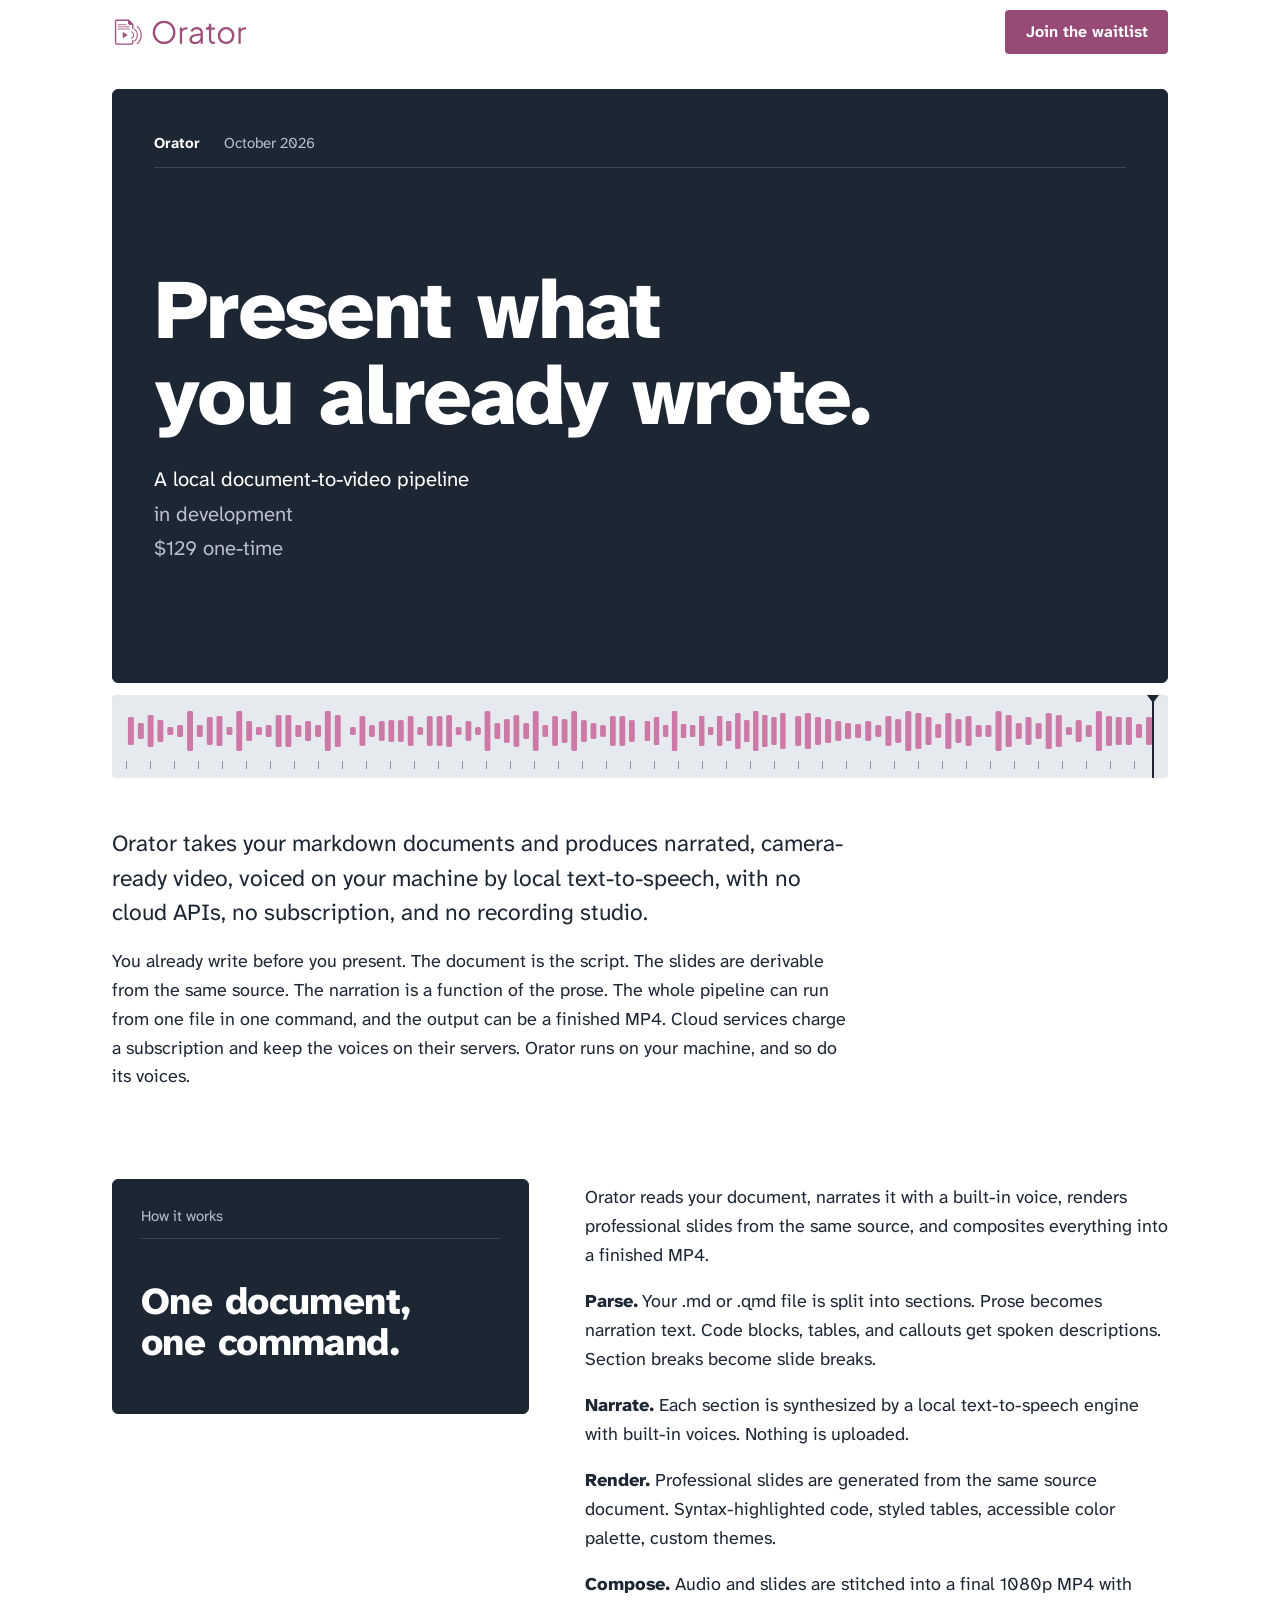
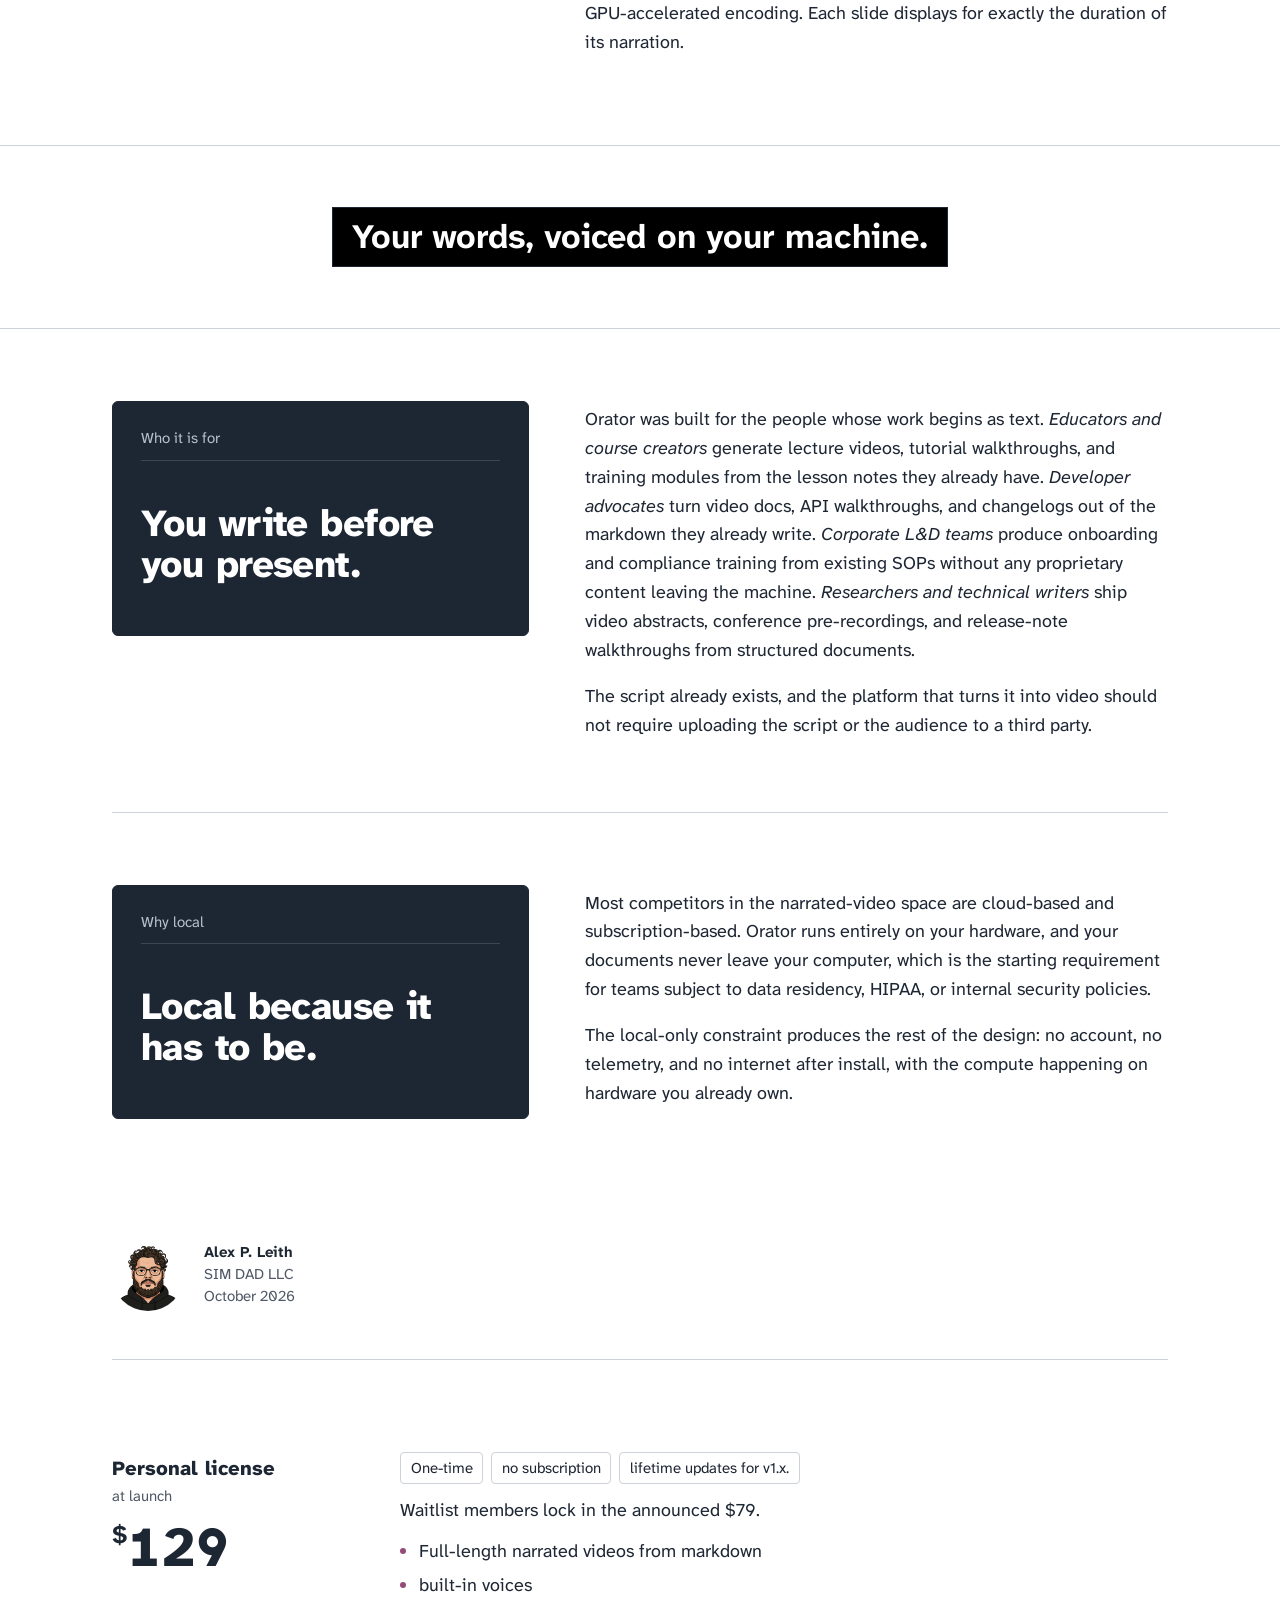
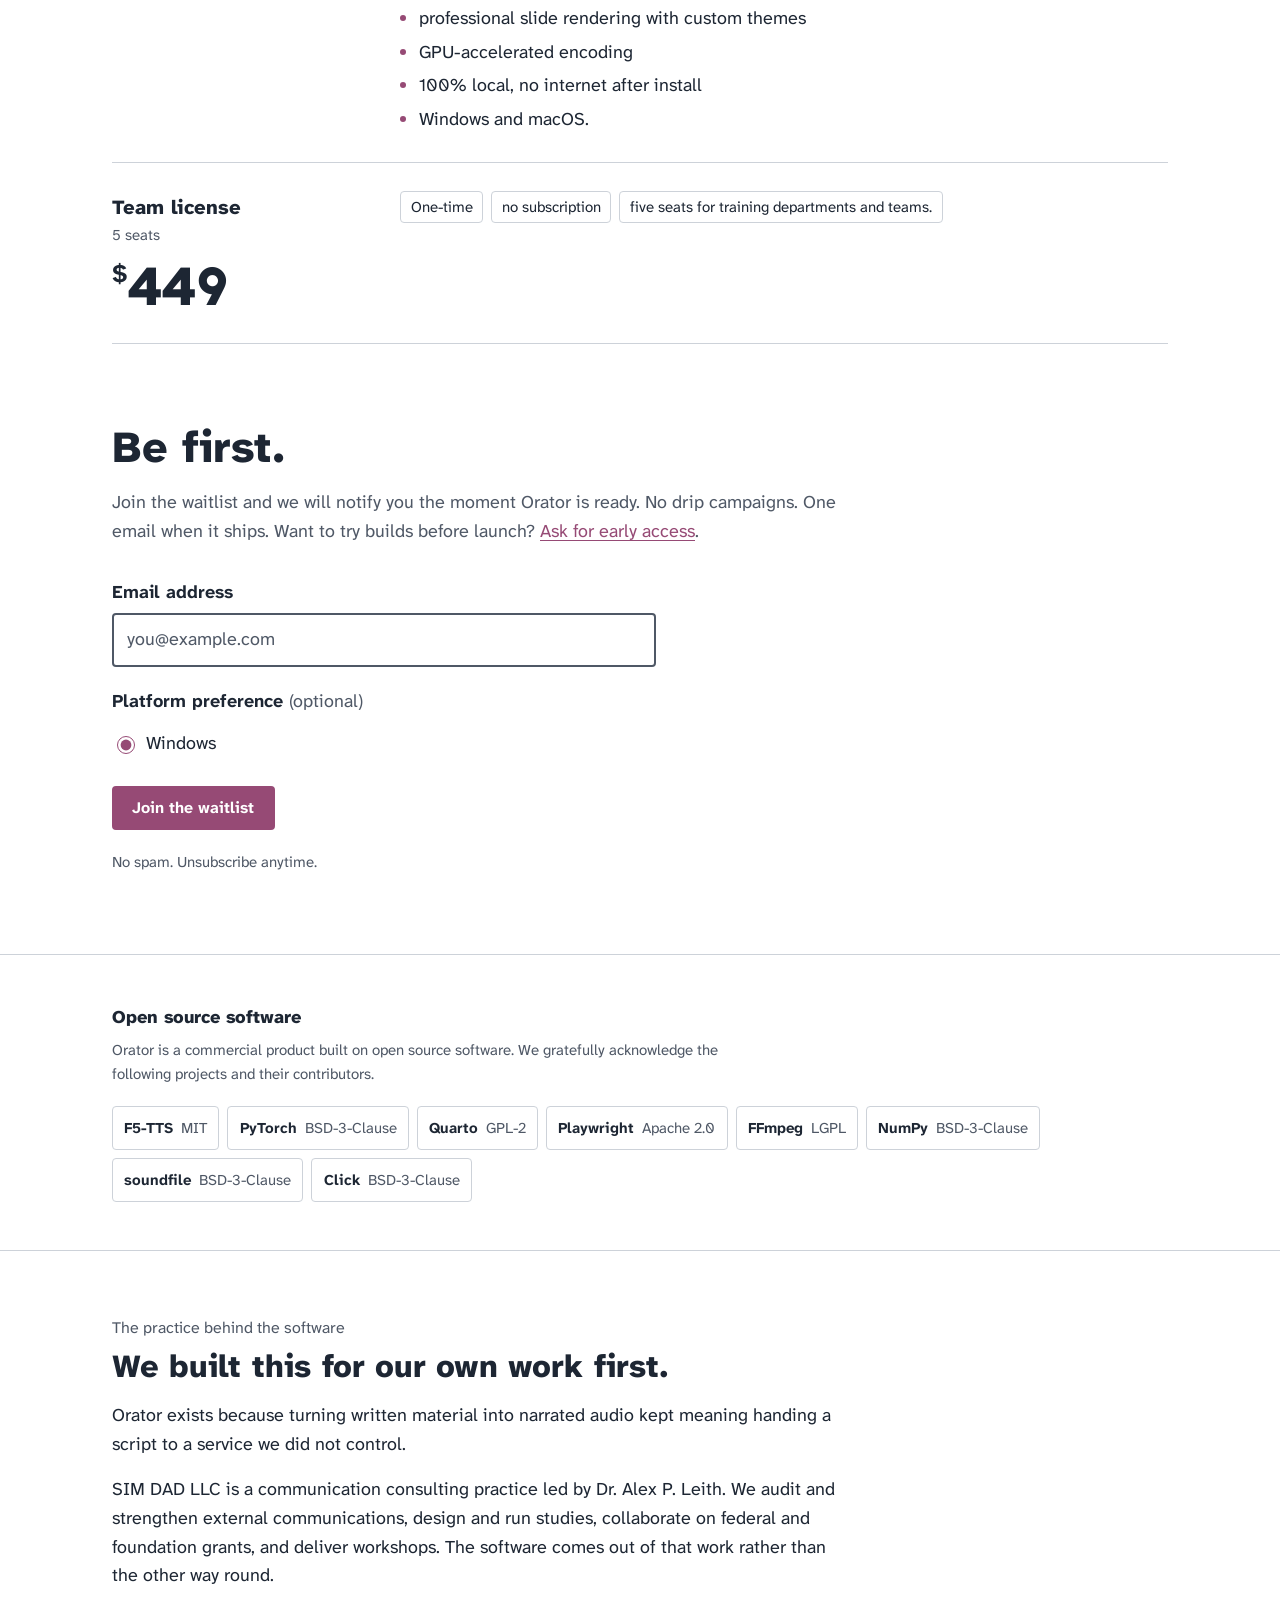
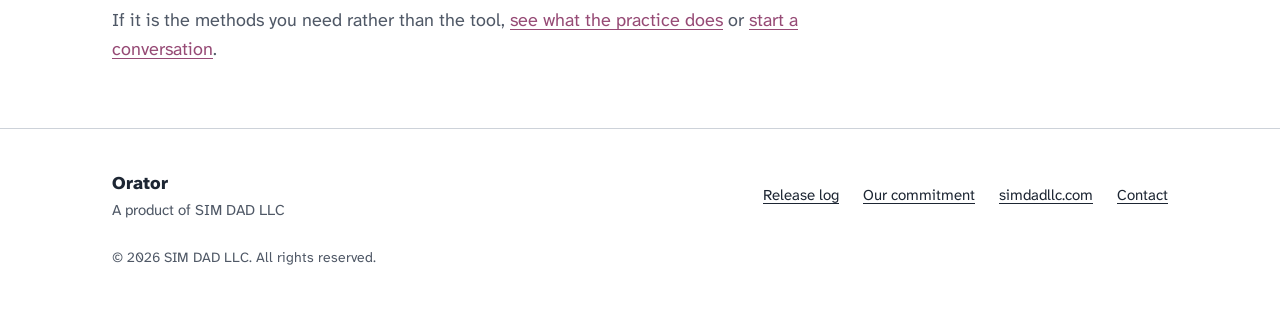
<file: index.html>
<!DOCTYPE html>
<html lang="en">
<head>
  <meta charset="UTF-8">
  <meta name="viewport" content="width=device-width, initial-scale=1.0">
  <title>Orator: Present what you already wrote.</title>
  <link rel="icon" type="image/svg+xml" href="img/favicon.svg">
  <meta name="description" content="Orator turns markdown documents into narrated, camera-ready videos with local text-to-speech. No cloud. No subscription. Your words, your machine.">
  <meta property="og:title" content="Orator: Present what you already wrote.">
  <meta property="og:description" content="Turn your markdown into narrated video. Local text-to-speech. No cloud, no subscription.">
  <meta property="og:type" content="website">
  <meta property="og:image" content="https://useorator.app/img/social-share.png">
  <meta property="og:url" content="https://useorator.app">
  <meta name="twitter:card" content="summary_large_image">
  <meta name="twitter:title" content="Orator. Present what you already wrote.">
  <meta name="twitter:description" content="Turn your markdown into narrated video. Local text-to-speech. No cloud, no subscription.">
  <meta name="twitter:image" content="https://useorator.app/img/social-share.png">
  <link rel="canonical" href="https://useorator.app/">
  <meta name="author" content="SIM DAD LLC">
  <meta name="theme-color" content="#FFFFFF" media="(prefers-color-scheme: light)">
  <meta name="theme-color" content="#0F1319" media="(prefers-color-scheme: dark)">
  <script type="application/ld+json">
  {
    "@context": "https://schema.org",
    "@type": "SoftwareApplication",
    "name": "Orator",
    "description": "Local document-to-video pipeline: turns markdown documents into narrated, camera-ready videos with on-device text-to-speech. No cloud. No subscription.",
    "url": "https://useorator.app",
    "applicationCategory": "MultimediaApplication",
    "operatingSystem": "Windows, macOS",
    "image": "https://useorator.app/img/social-share.png",
    "publisher": {
      "@type": "Organization",
      "name": "SIM DAD LLC",
      "url": "https://simdadllc.com"
    }
  }
  </script>
  <link rel="stylesheet" href="/css/site.css">
</head>

<body>
  <a class="skip" href="#main">Skip to main content</a>

  <!-- NAV -->
  <nav class="nav" id="nav">
    <div class="nav-inner">
      <a href="#" class="nav-brand">
        <picture>
          <source srcset="img/wordmark-F4F4F5.svg" media="(prefers-color-scheme: dark)">
          <img src="img/wordmark-92400E.svg" alt="Orator" class="nav-wordmark" width="137" height="32">
        </picture>
      </a>
      <a href="#waitlist" class="btn">Join the waitlist</a>
    </div>
  </nav>

  <main id="main" tabindex="-1">
  <!-- OPENING: the first slide on the classroom screen, with its narration track -->
  <header class="opening wrap">
    <div class="slide">
      <div class="slide-head"><span>Orator</span> <span>October 2026</span></div>
      <div class="slide-body">
        <h1>Present what<br>you already wrote.</h1>
        <div class="slide-sub"><span>A local document-to-video pipeline</span> <span>in development</span> <span>$129 one-time</span></div>
      </div>
    </div>
    <div class="track" aria-hidden="true">
      <div class="track-clips">
          <div class="track-clip" style="--w:3"><svg viewBox="0 0 100 44" preserveAspectRatio="none" fill="currentColor" focusable="false"><rect x="0.9" y="8" width="2.73" height="28" rx="1"/><rect x="5.5" y="14" width="2.73" height="16" rx="1"/><rect x="10.0" y="6" width="2.73" height="32" rx="1"/><rect x="14.5" y="11" width="2.73" height="22" rx="1"/><rect x="19.1" y="18" width="2.73" height="8" rx="1"/><rect x="23.6" y="16" width="2.73" height="12" rx="1"/><rect x="28.2" y="2" width="2.73" height="40" rx="1"/><rect x="32.7" y="16" width="2.73" height="12" rx="1"/><rect x="37.3" y="8" width="2.73" height="28" rx="1"/><rect x="41.8" y="7" width="2.73" height="30" rx="1"/><rect x="46.4" y="18" width="2.73" height="8" rx="1"/><rect x="50.9" y="2" width="2.73" height="40" rx="1"/><rect x="55.5" y="12" width="2.73" height="20" rx="1"/><rect x="60.0" y="18" width="2.73" height="8" rx="1"/><rect x="64.5" y="16" width="2.73" height="12" rx="1"/><rect x="69.1" y="6" width="2.73" height="32" rx="1"/><rect x="73.6" y="6" width="2.73" height="32" rx="1"/><rect x="78.2" y="16" width="2.73" height="12" rx="1"/><rect x="82.7" y="12" width="2.73" height="20" rx="1"/><rect x="87.3" y="16" width="2.73" height="12" rx="1"/><rect x="91.8" y="2" width="2.73" height="40" rx="1"/><rect x="96.4" y="6" width="2.73" height="32" rx="1"/></svg></div>
          <div class="track-clip" style="--w:4"><svg viewBox="0 0 100 44" preserveAspectRatio="none" fill="currentColor" focusable="false"><rect x="0.7" y="18" width="2.00" height="8" rx="1"/><rect x="4.0" y="7" width="2.00" height="30" rx="1"/><rect x="7.3" y="16" width="2.00" height="12" rx="1"/><rect x="10.7" y="12" width="2.00" height="20" rx="1"/><rect x="14.0" y="11" width="2.00" height="22" rx="1"/><rect x="17.3" y="11" width="2.00" height="22" rx="1"/><rect x="20.7" y="7" width="2.00" height="30" rx="1"/><rect x="24.0" y="18" width="2.00" height="8" rx="1"/><rect x="27.3" y="7" width="2.00" height="30" rx="1"/><rect x="30.7" y="7" width="2.00" height="30" rx="1"/><rect x="34.0" y="6" width="2.00" height="32" rx="1"/><rect x="37.3" y="18" width="2.00" height="8" rx="1"/><rect x="40.7" y="12" width="2.00" height="20" rx="1"/><rect x="44.0" y="18" width="2.00" height="8" rx="1"/><rect x="47.3" y="2" width="2.00" height="40" rx="1"/><rect x="50.7" y="14" width="2.00" height="16" rx="1"/><rect x="54.0" y="10" width="2.00" height="24" rx="1"/><rect x="57.3" y="6" width="2.00" height="32" rx="1"/><rect x="60.7" y="14" width="2.00" height="16" rx="1"/><rect x="64.0" y="2" width="2.00" height="40" rx="1"/><rect x="67.3" y="16" width="2.00" height="12" rx="1"/><rect x="70.7" y="7" width="2.00" height="30" rx="1"/><rect x="74.0" y="10" width="2.00" height="24" rx="1"/><rect x="77.3" y="2" width="2.00" height="40" rx="1"/><rect x="80.7" y="11" width="2.00" height="22" rx="1"/><rect x="84.0" y="14" width="2.00" height="16" rx="1"/><rect x="87.3" y="16" width="2.00" height="12" rx="1"/><rect x="90.7" y="7" width="2.00" height="30" rx="1"/><rect x="94.0" y="7" width="2.00" height="30" rx="1"/><rect x="97.3" y="11" width="2.00" height="22" rx="1"/></svg></div>
          <div class="track-clip" style="--w:2"><svg viewBox="0 0 100 44" preserveAspectRatio="none" fill="currentColor" focusable="false"><rect x="1.2" y="12" width="3.75" height="20" rx="1"/><rect x="7.5" y="8" width="3.75" height="28" rx="1"/><rect x="13.8" y="16" width="3.75" height="12" rx="1"/><rect x="20.0" y="2" width="3.75" height="40" rx="1"/><rect x="26.2" y="15" width="3.75" height="14" rx="1"/><rect x="32.5" y="16" width="3.75" height="12" rx="1"/><rect x="38.8" y="7" width="3.75" height="30" rx="1"/><rect x="45.0" y="18" width="3.75" height="8" rx="1"/><rect x="51.2" y="7" width="3.75" height="30" rx="1"/><rect x="57.5" y="12" width="3.75" height="20" rx="1"/><rect x="63.8" y="4" width="3.75" height="36" rx="1"/><rect x="70.0" y="11" width="3.75" height="22" rx="1"/><rect x="76.2" y="2" width="3.75" height="40" rx="1"/><rect x="82.5" y="6" width="3.75" height="32" rx="1"/><rect x="88.8" y="8" width="3.75" height="28" rx="1"/><rect x="95.0" y="4" width="3.75" height="36" rx="1"/></svg></div>
          <div class="track-clip" style="--w:5"><svg viewBox="0 0 100 44" preserveAspectRatio="none" fill="currentColor" focusable="false"><rect x="0.6" y="7" width="1.67" height="30" rx="1"/><rect x="3.3" y="4" width="1.67" height="36" rx="1"/><rect x="6.1" y="8" width="1.67" height="28" rx="1"/><rect x="8.9" y="10" width="1.67" height="24" rx="1"/><rect x="11.7" y="12" width="1.67" height="20" rx="1"/><rect x="14.4" y="14" width="1.67" height="16" rx="1"/><rect x="17.2" y="15" width="1.67" height="14" rx="1"/><rect x="20.0" y="12" width="1.67" height="20" rx="1"/><rect x="22.8" y="16" width="1.67" height="12" rx="1"/><rect x="25.6" y="7" width="1.67" height="30" rx="1"/><rect x="28.3" y="10" width="1.67" height="24" rx="1"/><rect x="31.1" y="2" width="1.67" height="40" rx="1"/><rect x="33.9" y="4" width="1.67" height="36" rx="1"/><rect x="36.7" y="8" width="1.67" height="28" rx="1"/><rect x="39.4" y="15" width="1.67" height="14" rx="1"/><rect x="42.2" y="4" width="1.67" height="36" rx="1"/><rect x="45.0" y="10" width="1.67" height="24" rx="1"/><rect x="47.8" y="7" width="1.67" height="30" rx="1"/><rect x="50.6" y="16" width="1.67" height="12" rx="1"/><rect x="53.3" y="16" width="1.67" height="12" rx="1"/><rect x="56.1" y="2" width="1.67" height="40" rx="1"/><rect x="58.9" y="6" width="1.67" height="32" rx="1"/><rect x="61.7" y="14" width="1.67" height="16" rx="1"/><rect x="64.4" y="8" width="1.67" height="28" rx="1"/><rect x="67.2" y="14" width="1.67" height="16" rx="1"/><rect x="70.0" y="4" width="1.67" height="36" rx="1"/><rect x="72.8" y="6" width="1.67" height="32" rx="1"/><rect x="75.6" y="18" width="1.67" height="8" rx="1"/><rect x="78.3" y="11" width="1.67" height="22" rx="1"/><rect x="81.1" y="16" width="1.67" height="12" rx="1"/><rect x="83.9" y="2" width="1.67" height="40" rx="1"/><rect x="86.7" y="7" width="1.67" height="30" rx="1"/><rect x="89.4" y="8" width="1.67" height="28" rx="1"/><rect x="92.2" y="8" width="1.67" height="28" rx="1"/><rect x="95.0" y="15" width="1.67" height="14" rx="1"/><rect x="97.8" y="8" width="1.67" height="28" rx="1"/></svg></div>
      </div>
      <div class="track-ruler"></div>
      <div class="playhead"></div>
    </div>
  </header>


  <!-- LEDE: the script for the opening slide -->
  <div class="wrap">
    <article class="script lede-block">
      <p class="lede">Orator takes your markdown documents and produces narrated, camera-ready video, voiced on your machine by local text-to-speech, with no cloud APIs, no subscription, and no recording studio.</p>

      <p>You already write before you present. The document is the script. The slides are derivable from the same source. The narration is a function of the prose. The whole pipeline can run from one file in one command, and the output can be a finished MP4. Cloud services charge a subscription and keep the voices on their servers. Orator runs on your machine, and so do its voices.</p>
    </article>


    <!-- how it works -->
    <section class="part" id="how" aria-labelledby="act1">
      <div class="slide">
        <span class="slide-no">How it works</span>
        <h2 id="act1">One document,<br>one command.</h2>
      </div>
      <article class="script">
        <p>Orator reads your document, narrates it with a built-in voice, renders professional slides from the same source, and composites everything into a finished MP4.</p>

        <p><strong>Parse.</strong> Your .md or .qmd file is split into sections. Prose becomes narration text. Code blocks, tables, and callouts get spoken descriptions. Section breaks become slide breaks.</p>

        <p><strong>Narrate.</strong> Each section is synthesized by a local text-to-speech engine with built-in voices. Nothing is uploaded.</p>

        <p><strong>Render.</strong> Professional slides are generated from the same source document. Syntax-highlighted code, styled tables, accessible color palette, custom themes.</p>

        <p><strong>Compose.</strong> Audio and slides are stitched into a final 1080p MP4 with GPU-accelerated encoding. Each slide displays for exactly the duration of its narration.</p>
      </article>
    </section>
  </div>


  <!-- PULL QUOTE, set as a caption -->
  <div class="caption">
    <div class="wrap"><blockquote>Your words, voiced on your machine.</blockquote></div>
  </div>


  <div class="wrap">
    <!-- who it is for -->
    <section class="part" aria-labelledby="act2">
      <div class="slide">
        <span class="slide-no">Who it is for</span>
        <h2 id="act2">You write before you present.</h2>
      </div>
      <article class="script">
        <p>Orator was built for the people whose work begins as text. <em>Educators and course creators</em> generate lecture videos, tutorial walkthroughs, and training modules from the lesson notes they already have. <em>Developer advocates</em> turn video docs, API walkthroughs, and changelogs out of the markdown they already write. <em>Corporate L&amp;D teams</em> produce onboarding and compliance training from existing SOPs without any proprietary content leaving the machine. <em>Researchers and technical writers</em> ship video abstracts, conference pre-recordings, and release-note walkthroughs from structured documents.</p>

        <p>The script already exists, and the platform that turns it into video should not require uploading the script or the audience to a third party.</p>
      </article>
    </section>


    <!-- why local -->
    <section class="part" aria-labelledby="act3">
      <div class="slide">
        <span class="slide-no">Why local</span>
        <h2 id="act3">Local because it has to be.</h2>
      </div>
      <article class="script">
        <p>Most competitors in the narrated-video space are cloud-based and subscription-based. Orator runs entirely on your hardware, and your documents never leave your computer, which is the starting requirement for teams subject to data residency, HIPAA, or internal security policies.</p>

        <p>The local-only constraint produces the rest of the design: no account, no telemetry, and no internet after install, with the compute happening on hardware you already own.</p>
      </article>
    </section>


    <!-- END CARD -->
    <div class="endcard">
      <img src="img/headshot.png" alt="Alex P. Leith" loading="lazy" decoding="async" width="96" height="96">
      <div class="endcard-lines"><span>Alex P. Leith</span> <span>SIM DAD LLC</span> <span>October 2026</span></div>
    </div>


    <!-- PRICING -->
    <section class="pricing" id="pricing">
      <div class="price-row">
        <div>
          <div class="price-label"><span>Personal license</span> <span>at launch</span></div>
          <div class="price"><sup>$</sup>129</div>
        </div>
        <div class="price-detail">
          <ul class="terms"><li>One-time</li> <li>no subscription</li> <li>lifetime updates for v1.x.</li></ul>
          <p>Waitlist members lock in the announced $79.</p>
          <ul class="features"><li>Full-length narrated videos from markdown</li> <li>built-in voices</li> <li>professional slide rendering with custom themes</li> <li>GPU-accelerated encoding</li> <li>100% local, no internet after install</li> <li>Windows and macOS.</li></ul>
        </div>
      </div>
      <div class="price-row">
        <div>
          <div class="price-label"><span>Team license</span> <span>5 seats</span></div>
          <div class="price"><sup>$</sup>449</div>
        </div>
        <div class="price-detail">
          <ul class="terms"><li>One-time</li> <li>no subscription</li> <li>five seats for training departments and teams.</li></ul>
        </div>
      </div>
    </section>


    <!-- WAITLIST -->
    <section class="waitlist" id="waitlist" aria-labelledby="wl-h">
      <h2 id="wl-h">Be first.</h2>
      <p class="waitlist-intro">Join the waitlist and we will notify you the moment Orator is ready. No drip campaigns. One email when it ships. Want to try builds before launch? <a href="/beta/">Ask for early access</a>.</p>

      <div class="wl-success" id="wl-success" role="status">
        <h3>You&rsquo;re on the list.</h3>
        <p>We&rsquo;ll be in touch when Orator launches.</p>
      </div>

      <form class="wl-form" id="wl-form" novalidate>
        <div class="wl-field">
          <label for="wl-email">Email address</label>
          <input type="email" id="wl-email" name="email" placeholder="you@example.com" required autocomplete="email">
        </div>
        <fieldset class="wl-field wl-set">
          <legend>Platform preference <span>(optional)</span></legend>
          <div class="radio-row">
            <label><input type="radio" name="platform" value="windows" checked> Windows</label>
          </div>
        </fieldset>
        <button type="submit" class="wl-submit" id="wl-submit">Join the waitlist</button>
        <p class="wl-error" id="wl-error" role="alert"></p>
        <p class="wl-fine">No spam. Unsubscribe anytime.</p>
      </form>
    </section>
  </div>


  <!-- OPEN SOURCE ATTRIBUTION -->
  <div class="oss">
    <div class="wrap">
      <h2>Open source software</h2>
      <p class="oss-sub">Orator is a commercial product built on open source software. We gratefully acknowledge the following projects and their contributors.</p>
      <div class="oss-grid">
        <a class="oss-item" href="https://github.com/SWivid/F5-TTS" target="_blank" rel="noopener"><span class="oss-item-name">F5-TTS</span><span>MIT</span></a>
        <a class="oss-item" href="https://pytorch.org" target="_blank" rel="noopener"><span class="oss-item-name">PyTorch</span><span>BSD-3-Clause</span></a>
        <a class="oss-item" href="https://quarto.org" target="_blank" rel="noopener"><span class="oss-item-name">Quarto</span><span>GPL-2</span></a>
        <a class="oss-item" href="https://playwright.dev" target="_blank" rel="noopener"><span class="oss-item-name">Playwright</span><span>Apache 2.0</span></a>
        <a class="oss-item" href="https://ffmpeg.org" target="_blank" rel="noopener"><span class="oss-item-name">FFmpeg</span><span>LGPL</span></a>
        <a class="oss-item" href="https://numpy.org" target="_blank" rel="noopener"><span class="oss-item-name">NumPy</span><span>BSD-3-Clause</span></a>
        <a class="oss-item" href="https://github.com/bastibe/python-soundfile" target="_blank" rel="noopener"><span class="oss-item-name">soundfile</span><span>BSD-3-Clause</span></a>
        <a class="oss-item" href="https://click.palletsprojects.com" target="_blank" rel="noopener"><span class="oss-item-name">Click</span><span>BSD-3-Clause</span></a>
      </div>
    </div>
  </div>


  <!-- The practice behind the product. -->
  <section class="practice" aria-labelledby="practice-h">
    <div class="wrap">
      <div class="practice-inner">
        <p class="practice-label">The practice behind the software</p>
        <h2 id="practice-h">We built this for our own work first.</h2>
        <p>Orator exists because turning written material into narrated audio kept meaning handing a script to a service we did not control.</p>
        <p>SIM DAD LLC is a communication consulting practice led by Dr. Alex P. Leith.
           We audit and strengthen external communications,
           design and run studies, collaborate on federal and foundation grants, and
           deliver workshops. The software comes out of that work rather than the other
           way round.</p>
        <p class="practice-cta">
          If it is the methods you need rather than the tool,
          <a href="https://simdadllc.com#services">see what the practice does</a>
          or <a href="mailto:hello@simdadllc.com">start a conversation</a>.
        </p>
      </div>
    </div>
  </section>
  </main>

  <footer class="footer">
    <div class="wrap">
      <div class="footer-inner">
        <div>
          <div class="footer-brand">Orator</div>
          <div class="footer-sub">A product of SIM DAD LLC</div>
        </div>
        <div class="footer-links">
          <a href="/changelog.html">Release log</a>
          <a href="https://simdadllc.com/commitment.html">Our commitment</a>
          <a href="https://simdadllc.com">simdadllc.com</a>
          <a href="mailto:orator@simdadllc.com">Contact</a>
        </div>
      </div>
      <p class="footer-copy">&copy; 2026 SIM DAD LLC. All rights reserved.</p>
    </div>
  </footer>

  <script>
    /* ── BREVO BACKEND ENDPOINT ─────────────────────────────────────
       Set this to your own backend endpoint that calls Brevo Contacts API.
       Leave empty to simulate success locally during development.
    ─────────────────────────────────────────────────────────────── */
    const BREVO_BACKEND_ENDPOINT = "https://lector-waitlist.ap-493.workers.dev";

    /* ── STICKY NAV ─────────────────────────────────────────────── */
    const nav = document.getElementById("nav");
    window.addEventListener("scroll", () => {
      nav.classList.toggle("scrolled", window.scrollY > 48);
    }, { passive: true });

    /* ── WAITLIST FORM ──────────────────────────────────────────── */
    document.getElementById("wl-form").addEventListener("submit", async (e) => {
      e.preventDefault();
      const form    = e.target;
      const btn     = document.getElementById("wl-submit");
      const success = document.getElementById("wl-success");
      const errEl   = document.getElementById("wl-error");

      const email    = form.email.value.trim();
      const platform = [...form.querySelectorAll('[name="platform"]')].find(r => r.checked)?.value ?? "";

      errEl.textContent = "";
      errEl.classList.remove("visible");

      if (!email || !/^[^\s@]+@[^\s@]+\.[^\s@]+$/.test(email)) {
        errEl.textContent = "Please enter a valid email address.";
        errEl.classList.add("visible");
        return;
      }

      btn.disabled = true;
      btn.textContent = "Joining\u2026";

      if (!BREVO_BACKEND_ENDPOINT) {
        await new Promise(r => setTimeout(r, 600));
        form.style.display = "none";
        success.classList.add("visible");
        return;
      }

      try {
        const params = new URLSearchParams(window.location.search);
        const payload = {
          email,
          listName: "orator_waitlist",
          attributes: {
            PLATFORM: platform,
            PRODUCT: "Orator",
            SOURCE: "orator-web",
            PAGE_URL: window.location.href,
            UTM_SOURCE: params.get("utm_source") || "",
            UTM_MEDIUM: params.get("utm_medium") || "",
            UTM_CAMPAIGN: params.get("utm_campaign") || ""
          }
        };

        const res = await fetch(BREVO_BACKEND_ENDPOINT, {
          method: "POST",
          headers: { "Content-Type": "application/json" },
          body: JSON.stringify(payload)
        });

        if (!res.ok && res.status !== 409) throw new Error("Request failed");
        form.style.display = "none";
        success.classList.add("visible");
      } catch {
        errEl.textContent = "Something went wrong. Please try again or email orator@simdadllc.com.";
        errEl.classList.add("visible");
        btn.disabled = false;
        btn.textContent = "Join the waitlist";
      }
    });
  </script>

  <!-- First-party, cookie-free page counter (aggregate daily counts only; no cookies, no IP stored, honors Do Not Track) -->
  <script>
    (function () {
      try {
        if (navigator.doNotTrack === "1" || window.doNotTrack === "1") return;
        if (!navigator.sendBeacon) return;
        navigator.sendBeacon("https://simdad-hits.ap-493.workers.dev/hit",
          JSON.stringify({ site: "orator", path: location.pathname }));
      } catch (e) {}
    })();
  </script>
</body>
</html>
</file>
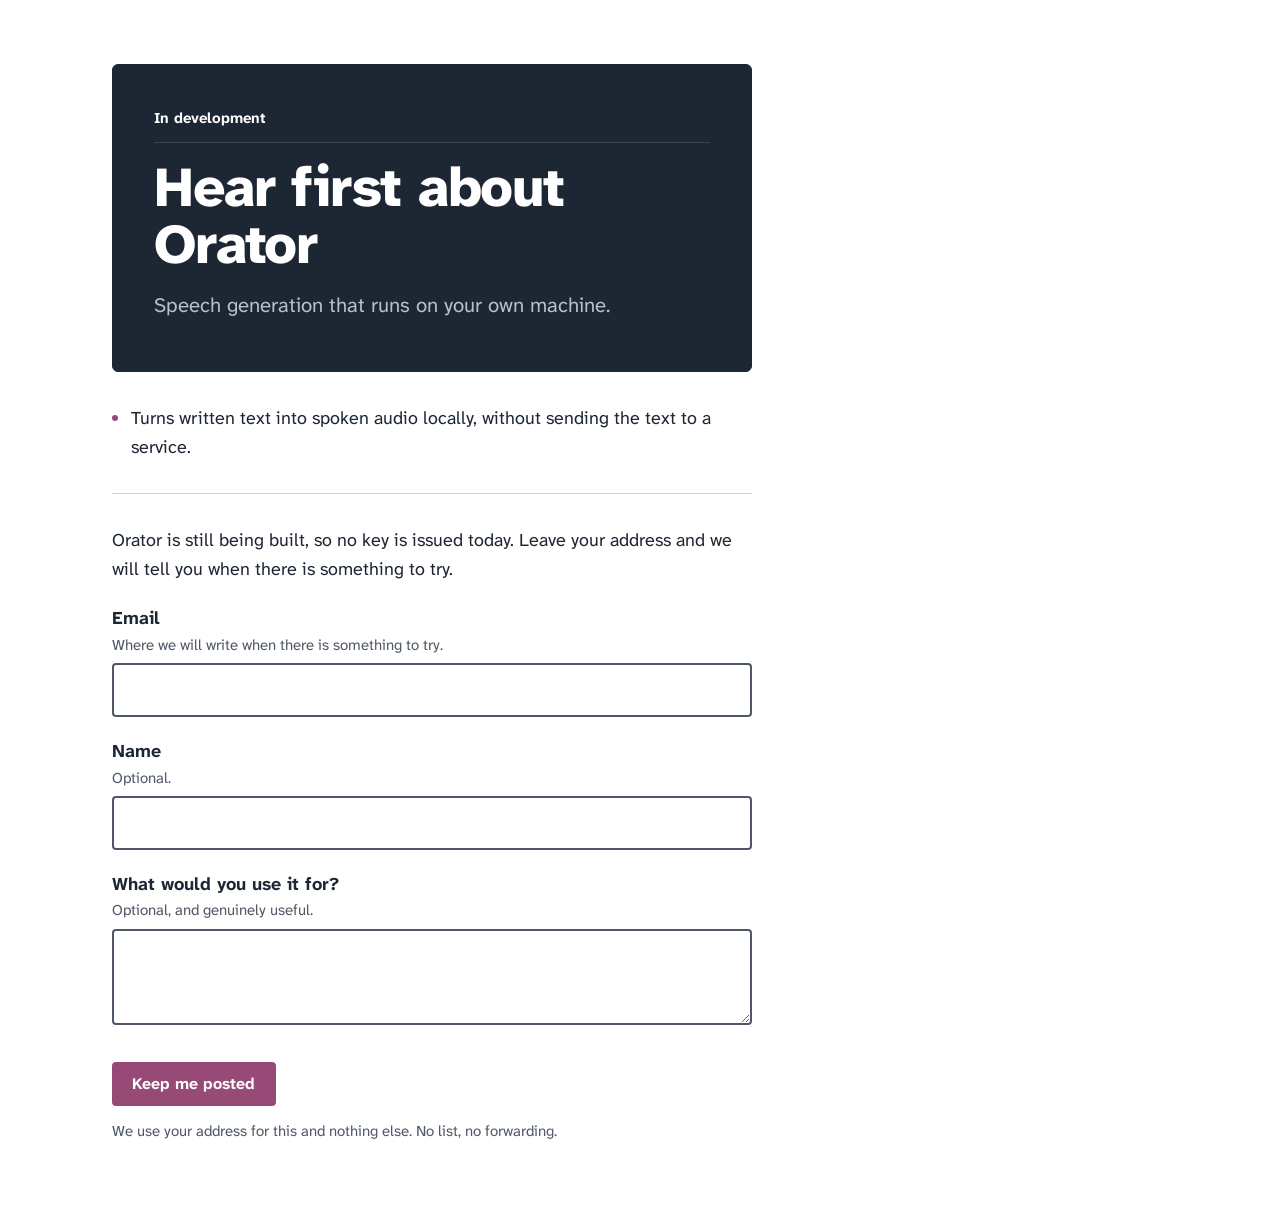
<file: beta/index.html>
<!doctype html>
<html lang="en">
<head>
<meta charset="utf-8">
<meta name="viewport" content="width=device-width, initial-scale=1">
<!-- Linked from the product page. noindex keeps search traffic on the product page, not the form. -->
<meta name="robots" content="noindex, nofollow">
<title>Orator beta access</title>
<link rel="icon" type="image/svg+xml" href="/img/favicon.svg">
<link rel="stylesheet" href="/css/site.css">
</head>
<body>
<a class="skip" href="#form">Skip to the form</a>
<main class="wrap page">
  <div class="beta">
  <div class="slide">
    <div class="slide-head"><span>In development</span></div>
    <div class="slide-body">
      <h1>Hear first about Orator</h1>
      <p class="slide-sub">Speech generation that runs on your own machine.</p>
    </div>
  </div>

  <ul>
    <li>Turns written text into spoken audio locally, without sending the text to a service.</li>
  </ul>

  <hr>

  <p id="ask">Orator is still being built, so no key is issued today. Leave your address and we will tell you when there is something to try.</p>

  <div class="msg" id="done" role="status" hidden></div>

  <form id="form" class="beta-form" novalidate>
    <label for="email">Email
      <span class="hint">Where we will write when there is something to try.</span></label>
    <input id="email" name="email" type="email" required autocomplete="email">

    <label for="name">Name <span class="hint">Optional.</span></label>
    <input id="name" name="name" autocomplete="name">

    <label for="use">What would you use it for?
      <span class="hint">Optional, and genuinely useful.</span></label>
    <textarea id="use" name="use" maxlength="400"></textarea>

    <div class="hp" aria-hidden="true">
      <label for="company">Company</label>
      <input id="company" name="company" tabindex="-1" autocomplete="off">
    </div>

    <button type="submit" id="go">Keep me posted</button>
    <p class="fine">We use your address for this and nothing else. No list, no forwarding.</p>
  </form>
  </div>
</main>
<script>
  var form = document.getElementById('form');
  var done = document.getElementById('done');
  var ask  = document.getElementById('ask');
  var go   = document.getElementById('go');
  form.addEventListener('submit', function (e) {
    e.preventDefault();
    var email = document.getElementById('email');
    if (!email.value || email.value.indexOf('@') < 1) {
      done.hidden = false; done.textContent = 'That email address does not look right.';
      email.focus(); return;
    }
    go.disabled = true; go.textContent = 'Sending...';
    var body = new URLSearchParams();
    body.set('product', 'orator');
    ['email','name','use','company'].forEach(function (k) {
      var el = document.getElementById(k); if (el) body.set(k, el.value);
    });
    fetch('https://simdad-checkout.ap-493.workers.dev/beta', { method:'POST', body: body })
      .then(function (r) {
        if (!r.ok) throw new Error(r.status);
        form.hidden = true; ask.hidden = true;
        done.hidden = false;
        done.textContent = 'Thank you. We will be in touch when there is something to try.';
        done.focus();
      })
      .catch(function () {
        go.disabled = false; go.textContent = 'Keep me posted';
        done.hidden = false;
        done.textContent = 'That did not go through. Please try again, or email ap@simdadllc.com.';
      });
  });
</script>

  <!-- First-party, cookie-free page counter (aggregate daily counts only; no cookies, no IP stored, honors Do Not Track) -->
  <script>
    (function () {
      try {
        if (navigator.doNotTrack === "1" || window.doNotTrack === "1") return;
        if (!navigator.sendBeacon) return;
        navigator.sendBeacon("https://simdad-hits.ap-493.workers.dev/hit",
          JSON.stringify({ site: "orator", path: location.pathname }));
      } catch (e) {}
    })();
  </script>
</body>
</html>
</file>
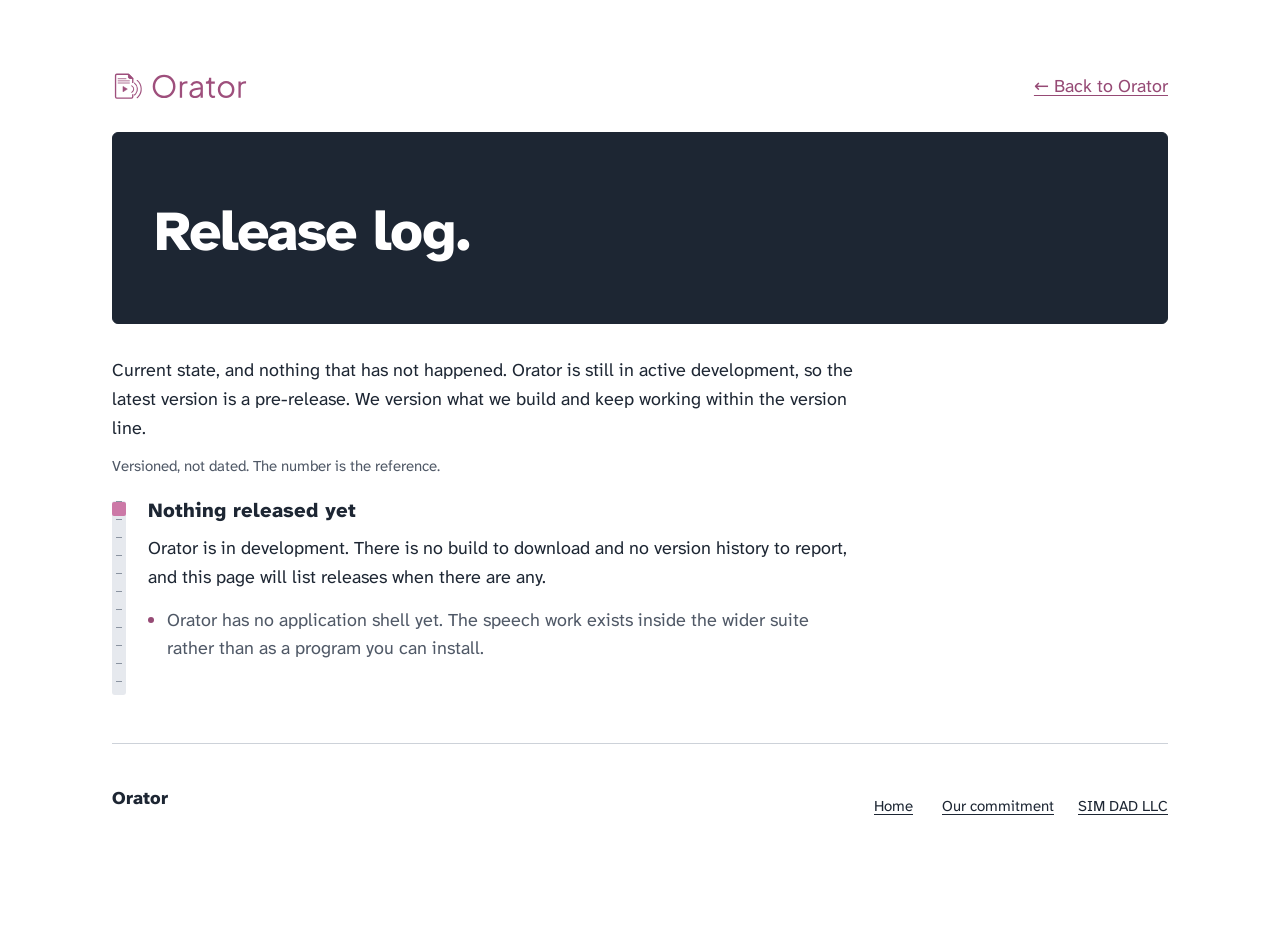
<file: changelog.html>
<!DOCTYPE html>
<html lang="en">
<head>
<meta charset="UTF-8">
<meta name="viewport" content="width=device-width, initial-scale=1.0">
<title>Orator: Release Log</title>
<meta name="description" content="Current state, and nothing that has not happened. Versioned, not dated.">
<link rel="icon" type="image/svg+xml" href="img/favicon.svg">
<meta name="theme-color" content="#FFFFFF" media="(prefers-color-scheme: light)">
  <meta name="theme-color" content="#0F1319" media="(prefers-color-scheme: dark)">
<link rel="stylesheet" href="/css/site.css">
</head>
<body>
  <div class="wrap page">

    <header class="page-head">
      <a href="/">
        <picture>
          <source srcset="img/wordmark-F4F4F5.svg" media="(prefers-color-scheme: dark)">
          <img src="img/wordmark-92400E.svg" alt="Orator" width="137" height="32">
        </picture>
      </a>
      <a href="/" class="back">&larr; Back to Orator</a>
    </header>

    <main>
    <div class="slide">
      <div class="slide-body">
        <h1>Release log.</h1>
      </div>
    </div>
    <section class="log-intro">
      <p>Current state, and nothing that has not happened. Orator is still in active development, so the latest version is a pre-release. We version what we build and keep working within the version line.</p>
      <p class="note">Versioned, not dated. The number is the reference.</p>
    </section>

    <div class="log">
      <article class="rel">
        <div class="ver"><span class="name">Nothing released yet</span></div>
        <p class="summary">Orator is in development. There is no build to download and no
          version history to report, and this page will list releases when there are any.</p>
        <ul class="hi">
          <li>Orator has no application shell yet. The speech work exists inside the wider suite rather than as a program you can install.</li>
        </ul>
      </article>


    </div>
    </main>

    <footer class="footer">
      <div class="footer-inner">
      <div class="footer-brand">Orator</div>
      <div class="footer-links">
        <a href="/">Home</a>
        <a href="https://simdadllc.com/commitment.html">Our commitment</a>
        <a href="https://simdadllc.com">SIM DAD LLC</a>
      </div>
      </div>
    </footer>

  </div>

  <!-- First-party, cookie-free page counter (aggregate daily counts only; no cookies, no IP stored, honors Do Not Track) -->
  <script>
    (function () {
      try {
        if (navigator.doNotTrack === "1" || window.doNotTrack === "1") return;
        if (!navigator.sendBeacon) return;
        navigator.sendBeacon("https://simdad-hits.ap-493.workers.dev/hit",
          JSON.stringify({ site: "orator", path: location.pathname }));
      } catch (e) {}
    })();
  </script>
</body>
</html>
</file>
<file: css/site.css>
/* Orator site styles. Restyle 2026-10-15 against the design brief
   (m4:/Volumes/One Touch/30-llc/SIM-DAD/site-copy/DESIGN-BRIEFS-2026-10-15.md, section 5).
   The page is a presenter view: slides on the classroom screen, the script beside them,
   and a narration track under the opening slide. */

/* Atkinson Hyperlegible Next, self-hosted (@fontsource-variable 5.3.0, OFL; see /fonts/). */
@font-face {
  font-family: "Atkinson Hyperlegible Next";
  font-style: normal;
  font-weight: 200 800;
  font-display: swap;
  src: url("/fonts/atkinson-hyperlegible-next-latin-wght-normal.woff2") format("woff2");
}
@font-face {
  font-family: "Atkinson Hyperlegible Next";
  font-style: italic;
  font-weight: 200 800;
  font-display: swap;
  src: url("/fonts/atkinson-hyperlegible-next-latin-wght-italic.woff2") format("woff2");
}

:root {
  color-scheme: light dark;
  --slate: #1D2633;       /* the classroom screen */
  --paper: #FFFFFF;       /* the script page */
  --ink: #1D2633;         /* script text is set in the screen's slate */
  --track: #E6E9EE;       /* the timeline lane */
  --tick: #8A93A0;
  --signal: #CC79A7;      /* Orator's wordmark color: waveform, playhead, accents on slate */
  --signal-ink: #964A75;  /* text-safe signal on paper */
  --signal-ink-h: #7B3E61;
  --on-signal-ink: #FFFFFF;
  --muted: #4F5866;
  --rule: #CDD2D9;
  --screen-text: #FFFFFF;
  --screen-muted: #B7C0CC;
  --screen-edge: #1D2633;
  --font: "Atkinson Hyperlegible Next", "Segoe UI", system-ui, sans-serif;
  --measure: 62ch;
  --wide: 1120px;
}
@media (prefers-color-scheme: dark) {
  :root {
    --paper: #0F1319;
    --ink: #E8ECF1;
    --track: #1A2029;
    --tick: #5D6878;
    --signal-ink: #E4A9CA;
    --signal-ink-h: #F0C6DD;
    --on-signal-ink: #1D2633;
    --muted: #A9B2BF;
    --rule: #2C3440;
    --screen-edge: #3A4555;
  }
}

*, *::before, *::after { box-sizing: border-box; }
html { -webkit-text-size-adjust: 100%; }
body {
  margin: 0;
  background: var(--paper);
  color: var(--ink);
  font-family: var(--font);
  font-size: 1.125rem;
  line-height: 1.6;
  font-variant-numeric: lining-nums;
  -webkit-font-smoothing: antialiased;
}
img, video, svg { display: block; max-width: 100%; }
h1, h2, h3, p, ul, ol, blockquote { margin: 0; }
a { color: var(--signal-ink); text-decoration: underline; text-decoration-thickness: 1px; text-underline-offset: 0.18em; }
a:hover { color: var(--signal-ink-h); text-decoration-thickness: 2px; }
:focus-visible { outline: 3px solid var(--signal-ink); outline-offset: 3px; border-radius: 2px; }

.skip {
  position: absolute; left: -9999px; top: 0;
}
.skip:focus {
  left: 1rem; top: 1rem; position: fixed; z-index: 200;
  background: var(--paper); color: var(--ink);
  padding: 0.6rem 1rem; border: 2px solid var(--signal-ink);
}

.wrap { max-width: var(--wide); margin: 0 auto; padding: 0 1.25rem; }
@media (min-width: 768px) { .wrap { padding: 0 2rem; } }

/* ── Nav ──────────────────────────────────────────────── */
.nav {
  position: sticky; top: 0; z-index: 100;
  background: var(--paper);
  border-bottom: 1px solid transparent;
  transition: border-color 0.15s;
}
.nav.scrolled { border-color: var(--rule); }
.nav-inner {
  max-width: var(--wide); margin: 0 auto; padding: 0 1.25rem;
  height: 64px; display: flex; align-items: center; justify-content: space-between; gap: 1rem;
}
@media (min-width: 768px) { .nav-inner { padding: 0 2rem; } }
.nav-brand { display: block; text-decoration: none; }
.nav-wordmark { height: 32px; width: auto; }

/* ── Buttons ──────────────────────────────────────────── */
.btn, .wl-submit, .beta-form button {
  display: inline-flex; align-items: center; justify-content: center;
  min-height: 44px; padding: 0.55rem 1.15rem;
  font: 700 1rem/1.2 var(--font);
  color: var(--on-signal-ink); background: var(--signal-ink);
  border: 2px solid var(--signal-ink); border-radius: 4px;
  text-decoration: none; cursor: pointer;
  transition: background-color 0.12s, border-color 0.12s;
}
.btn:hover, .wl-submit:hover:not(:disabled), .beta-form button:hover:not(:disabled) {
  color: var(--on-signal-ink); background: var(--signal-ink-h); border-color: var(--signal-ink-h);
}
.btn:active, .wl-submit:active, .beta-form button:active { transform: translateY(1px); }
.wl-submit:disabled, .beta-form button:disabled { opacity: 0.6; cursor: progress; }

/* ── The slide (classroom screen) ─────────────────────── */
.slide {
  position: relative;
  display: flex; flex-direction: column;
  background: var(--slate); color: var(--screen-text);
  border: 1px solid var(--screen-edge);
  border-radius: 6px;
  padding: 1.25rem 1.25rem 1.5rem;
}
@media (min-width: 768px) {
  .slide { aspect-ratio: 16 / 9; padding: clamp(1.5rem, 3.2vw, 3rem); }
}
.slide-head {
  display: flex; flex-wrap: wrap; column-gap: 1.5rem; row-gap: 0.15rem;
  font-size: 0.9375rem; color: var(--screen-muted);
  padding-bottom: 0.75rem; border-bottom: 1px solid #3A4555;
}
.slide-head span:first-child { color: var(--screen-text); font-weight: 700; }
.slide-body { flex: 1; display: flex; flex-direction: column; justify-content: center; padding: 2rem 0 0.5rem; }
.slide h1 {
  font-weight: 800;
  font-size: clamp(2.5rem, 7.2vw, 5.25rem);
  line-height: 1.02;
  letter-spacing: -0.02em;
  max-width: 14ch;
}
.slide-sub {
  margin-top: 1.5rem;
  display: flex; flex-direction: column; gap: 0.1rem;
  font-size: clamp(1.0625rem, 1.6vw, 1.375rem);
  color: var(--screen-muted);
}
.slide-sub span:first-child { color: var(--screen-text); }

/* The narration track under the opening slide. Decorative: it carries no text. */
.track {
  position: relative;
  margin-top: 0.75rem;
  background: var(--track);
  border-radius: 4px;
  padding: 0.85rem 0.85rem 0.6rem;
  overflow: hidden;
}
.track-clips { display: flex; gap: 6px; height: 44px; }
.track-clip { flex: var(--w) 1 0; min-width: 0; color: var(--signal); }
.track-clip svg { width: 100%; height: 44px; }
.track-ruler {
  margin-top: 0.5rem; height: 8px;
  background-image: repeating-linear-gradient(to right, var(--tick) 0 1px, transparent 1px 24px);
}
.playhead {
  position: absolute; top: 0; bottom: 0; left: 0.85rem; width: 2px;
  background: var(--slate);
  animation: playhead 3.2s cubic-bezier(0.45, 0, 0.25, 1) 0.4s both;
}
.playhead::before {
  content: ""; position: absolute; top: 0; left: -5px;
  border: 6px solid transparent; border-top: 8px solid var(--slate);
}
@media (prefers-color-scheme: dark) {
  .playhead { background: var(--signal-ink); }
  .playhead::before { border-top-color: var(--signal-ink); }
}
@keyframes playhead {
  from { left: 0.85rem; }
  to   { left: calc(100% - 0.85rem - 2px); }
}
@media (prefers-reduced-motion: reduce) {
  .playhead { animation: none; left: calc(100% - 0.85rem - 2px); }
}

/* ── Opening and script ───────────────────────────────── */
.opening { padding-top: 1.5rem; }
.script { max-width: var(--measure); }
.script p + p { margin-top: 1.1rem; }
.script strong { font-weight: 800; }
.lede-block { padding: 3rem 0 1rem; }
.lede { font-size: clamp(1.25rem, 2vw, 1.4375rem); line-height: 1.5; }
.lede + p { margin-top: 1.4rem; }

.part {
  display: grid; gap: 1.5rem;
  padding: 3.5rem 0;
  border-top: 1px solid var(--rule);
}
.part:first-of-type { border-top: 0; }
@media (min-width: 960px) {
  .part { grid-template-columns: minmax(0, 5fr) minmax(0, 7fr); gap: 3.5rem; align-items: start; padding: 4.5rem 0; }
  .part .slide { position: sticky; top: 88px; }
}
.part .slide { padding: 1.25rem 1.4rem; }
@media (max-width: 959px) { .part .slide { aspect-ratio: auto; } }
@media (min-width: 768px) { .part .slide { padding: 1.5rem 1.75rem; } }
.part .slide-no { font-size: 0.9375rem; color: var(--screen-muted); padding-bottom: 0.6rem; border-bottom: 1px solid #3A4555; }
.part .slide h2 {
  flex: 1; display: flex; align-items: center;
  padding-top: 1rem;
  font-weight: 800; font-size: clamp(1.75rem, 3vw, 2.375rem); line-height: 1.08; letter-spacing: -0.015em;
}
.part .script { padding-top: 0.25rem; }

/* The pull quote, set as a burned-in caption: the narration made visible. */
.caption {
  margin: 1rem 0 0; padding: 4rem 0;
  border-top: 1px solid var(--rule); border-bottom: 1px solid var(--rule);
  text-align: center;
}
.caption blockquote {
  display: inline;
  font-size: clamp(1.375rem, 3vw, 2.125rem); font-weight: 700; line-height: 1.6;
  background: #000000; color: #FFFFFF;
  padding: 0.2em 0.55em;
  box-shadow: 0 0 0 1px var(--screen-edge);
  -webkit-box-decoration-break: clone; box-decoration-break: clone;
}

/* End card: the credits after the last slide. */
.endcard {
  display: flex; align-items: center; gap: 1.25rem;
  padding: 3rem 0;
}
.endcard img { width: 72px; height: 72px; border-radius: 50%; object-fit: cover; }
.endcard-lines { display: flex; flex-direction: column; font-size: 0.9375rem; color: var(--muted); line-height: 1.45; }
.endcard-lines span:first-child { color: var(--ink); font-weight: 700; }

/* ── Pricing: two ruled rows, like a render settings sheet ── */
.pricing { padding: 4rem 0 1rem; border-top: 1px solid var(--rule); }
.price-row {
  display: grid; gap: 0.5rem 2rem;
  padding: 1.75rem 0; border-bottom: 1px solid var(--rule);
}
@media (min-width: 768px) {
  .price-row { grid-template-columns: 16rem minmax(0, 1fr); }
}
.price-label { display: flex; flex-direction: column; }
.price-label span:first-child { font-weight: 800; font-size: 1.25rem; }
.price-label span + span { color: var(--muted); font-size: 0.9375rem; }
.price {
  font-weight: 800; font-size: clamp(2.75rem, 5vw, 3.5rem); line-height: 1;
  font-variant-numeric: tabular-nums; letter-spacing: -0.02em; margin-top: 0.75rem;
}
.price sup { font-size: 0.45em; vertical-align: 0.9em; font-weight: 700; padding-right: 0.05em; }
.price-detail { max-width: var(--measure); }
.price-detail > * + * { margin-top: 0.75rem; }
.terms { list-style: none; padding: 0; display: flex; flex-wrap: wrap; gap: 0.35rem 0.5rem; }
.terms li {
  font-size: 0.9375rem; padding: 0.2rem 0.6rem; border: 1px solid var(--rule); border-radius: 4px;
}
.features { padding-left: 1.2rem; }
.features li + li { margin-top: 0.3rem; }
.features li::marker { color: var(--signal-ink); }

/* ── Waitlist ─────────────────────────────────────────── */
.waitlist { padding: 4rem 0 5rem; }
.waitlist h2 { font-weight: 800; font-size: clamp(2rem, 4vw, 2.75rem); line-height: 1.1; margin-bottom: 1rem; }
.waitlist-intro { max-width: var(--measure); color: var(--muted); margin-bottom: 2rem; }
.wl-form { max-width: 34rem; display: grid; gap: 1.25rem; }
.wl-field { display: grid; gap: 0.4rem; }
.wl-field > label { font-weight: 700; }
.wl-field label span { font-weight: 400; color: var(--muted); }
.wl-field input[type="email"], .beta-form input, .beta-form textarea {
  width: 100%; min-height: 48px; padding: 0.65rem 0.8rem;
  font: inherit; color: var(--ink); background: var(--paper);
  border: 2px solid var(--muted); border-radius: 4px;
}
.wl-field input[type="email"]:focus-visible, .beta-form input:focus-visible, .beta-form textarea:focus-visible {
  outline: 3px solid var(--signal-ink); outline-offset: 1px; border-color: var(--ink);
}
.wl-field input::placeholder { color: var(--muted); opacity: 1; }
.radio-row label { display: inline-flex; align-items: center; gap: 0.5rem; font-weight: 400; }
.radio-row input[type="radio"] { width: 1.15rem; height: 1.15rem; accent-color: var(--signal-ink); }
.wl-submit { justify-self: start; }
.wl-fine { font-size: 0.9375rem; color: var(--muted); }
.wl-success { display: none; max-width: 34rem; padding: 1rem 1.25rem; border: 2px solid var(--signal-ink); border-radius: 4px; margin-bottom: 1.5rem; }
.wl-success.visible { display: block; }
.wl-success h3 { font-size: 1.125rem; font-weight: 800; margin-bottom: 0.25rem; }
.wl-success p { color: var(--muted); }
.wl-error { display: none; color: var(--ink); font-weight: 700; padding-left: 0.75rem; border-left: 4px solid var(--signal-ink); }
.wl-error.visible { display: block; }

/* ── Practice, open source, footer ────────────────────── */
.practice { border-top: 1px solid var(--rule); padding: 4rem 0; }
.practice-inner { max-width: var(--measure); }
.practice-label { font-size: 1rem; color: var(--muted); margin-bottom: 0.5rem; }
.practice h2 { font-weight: 800; font-size: clamp(1.625rem, 3vw, 2rem); line-height: 1.15; margin-bottom: 1rem; }
.practice p + p { margin-top: 1rem; }
.practice-cta { color: var(--muted); }

.oss { border-top: 1px solid var(--rule); padding: 3rem 0; }
.oss h2 { font-size: 1.125rem; font-weight: 800; margin-bottom: 0.4rem; }
.oss-sub { font-size: 0.9375rem; color: var(--muted); max-width: var(--measure); margin-bottom: 1.25rem; }
.oss-grid { display: flex; flex-wrap: wrap; gap: 0.5rem; }
.oss-item {
  display: inline-flex; gap: 0.5rem; align-items: baseline;
  padding: 0.35rem 0.7rem; min-height: 36px;
  font-size: 0.9375rem; color: var(--muted); text-decoration: none;
  border: 1px solid var(--rule); border-radius: 4px;
}
.oss-item:hover { color: var(--ink); border-color: var(--muted); }
.oss-item-name { font-weight: 700; color: var(--ink); }

.footer { border-top: 1px solid var(--rule); padding: 2.5rem 0 3rem; font-size: 0.9375rem; }
.footer-inner { display: flex; flex-wrap: wrap; justify-content: space-between; gap: 1.5rem; }
.footer-brand { font-weight: 800; font-size: 1.125rem; }
.footer-sub { color: var(--muted); }
.footer-links { display: flex; flex-wrap: wrap; gap: 0.5rem 1.5rem; align-items: center; }
.footer-links a { color: var(--ink); }
.footer-copy { margin-top: 1.5rem; color: var(--muted); font-size: 0.875rem; }

/* ── Secondary pages (beta, release log) ─────────────── */
.page { padding-top: 2.5rem; padding-bottom: 4rem; }
.page-head { display: flex; justify-content: space-between; align-items: center; gap: 1rem; padding: 1.5rem 0 0; }
.page-head img { height: 32px; width: auto; }
.page .slide { margin: 1.5rem 0 2rem; }
@media (min-width: 768px) { .page .slide { aspect-ratio: auto; min-height: 12rem; } }
.page .slide h1 { font-size: clamp(2.25rem, 5vw, 3.5rem); max-width: 18ch; }
.page .slide .slide-body { padding-top: 1rem; }
.page .slide-sub { margin-top: 1rem; }
.status { font-size: 0.9375rem; color: var(--screen-muted); }

/* Beta form */
.beta { max-width: 40rem; }
.beta ul { padding-left: 1.2rem; margin-bottom: 1.5rem; }
.beta ul li::marker { color: var(--signal-ink); }
.beta hr { border: 0; border-top: 1px solid var(--rule); margin: 2rem 0; }
.beta-form label { display: block; font-weight: 700; margin: 1.25rem 0 0.4rem; }
.beta-form .hint { display: block; font-weight: 400; color: var(--muted); font-size: 0.9375rem; }
.beta-form textarea { min-height: 6rem; resize: vertical; }
.beta-form button { margin-top: 1.75rem; }
.fine { color: var(--muted); font-size: 0.9375rem; margin-top: 0.85rem; }
.hp { position: absolute; left: -9999px; width: 1px; height: 1px; overflow: hidden; }
.msg { padding: 0.9rem 1rem; border: 2px solid var(--signal-ink); border-radius: 4px; margin-bottom: 1.5rem; }
[hidden] { display: none !important; }

/* Release log: entries sit on a vertical timeline track */
.log { position: relative; margin: 1rem 0 3rem; padding-left: 2.25rem; max-width: var(--measure); }
.log::before {
  content: ""; position: absolute; left: 0; top: 0.4rem; bottom: 0; width: 14px;
  background: var(--track);
  background-image: repeating-linear-gradient(to bottom, var(--tick) 0 1px, transparent 1px 18px);
  background-size: 6px 100%; background-repeat: no-repeat; background-position: 4px 0;
  border-radius: 3px;
}
.rel { position: relative; padding-bottom: 2rem; }
.rel::before {
  content: ""; position: absolute; left: -2.25rem; top: 0.45rem; width: 14px; height: 14px;
  background: var(--signal); border-radius: 2px;
}
.ver .name { font-weight: 800; font-size: 1.25rem; }
.summary { margin-top: 0.5rem; }
ul.hi { margin-top: 0.85rem; padding-left: 1.2rem; color: var(--muted); }
ul.hi li::marker { color: var(--signal-ink); }
.log-intro { max-width: var(--measure); }
.log-intro p + p { margin-top: 0.75rem; }
.log-intro .note { color: var(--muted); font-size: 0.9375rem; }
.wl-set { border: 0; padding: 0; margin: 0; }
.wl-set legend { font-weight: 700; padding: 0; margin-bottom: 0.4rem; }
.wl-set legend span { font-weight: 400; color: var(--muted); }

/* Skip link and 44 px tap targets (checklist A04, C01) */
.skip { display: inline-flex; align-items: center; min-height: 44px; }
main:focus { outline: none; }
.nav-brand { display: flex; align-items: center; min-height: 44px; }
.oss-item, .radio-row label { min-height: 44px; }
.oss-item { align-items: center; }
.footer-links a { display: inline-flex; align-items: center; min-height: 44px; }
.footer-links { row-gap: 0; }
/* Subpages: back links, brand links, and footer links at 44 px (checklist C01) */
.page-head a, .foot .links a { display: inline-flex; align-items: center; min-height: 44px; min-width: 44px; }
.footer-links a { min-width: 44px; }
</file>
